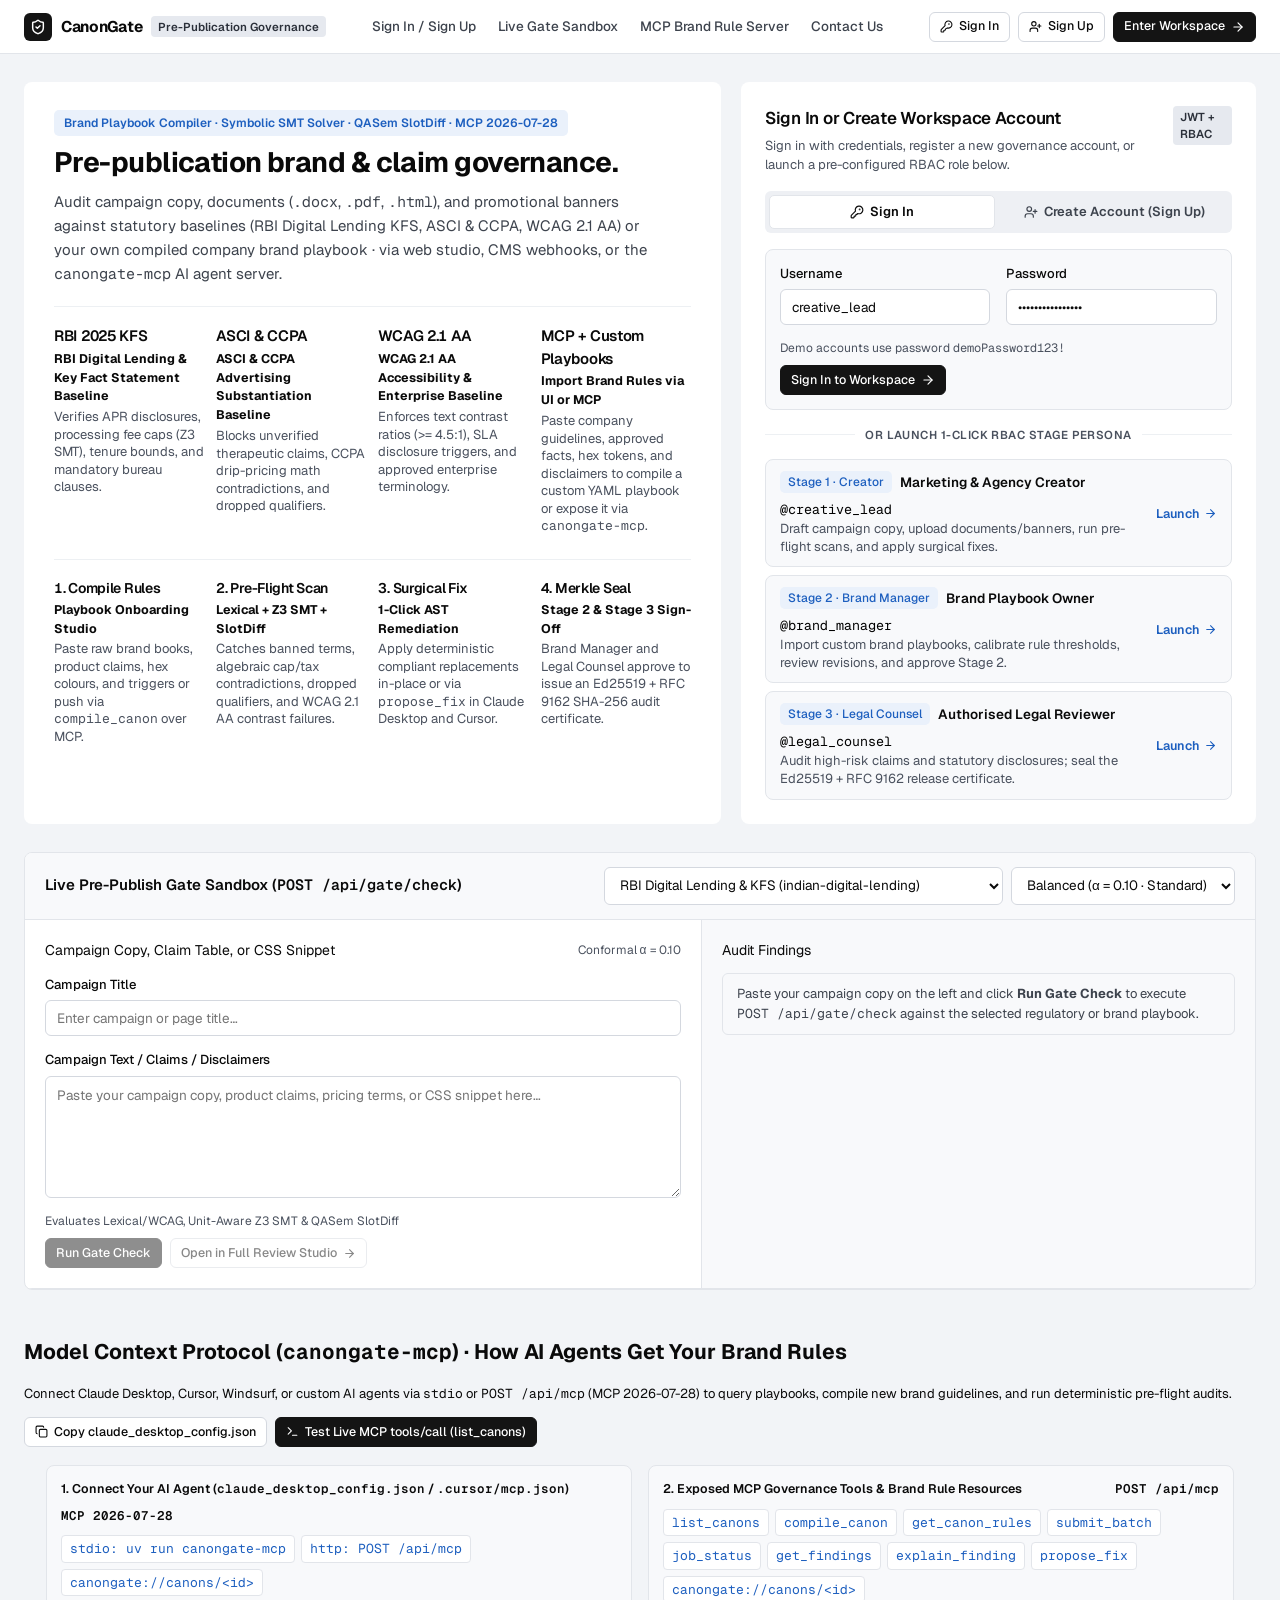
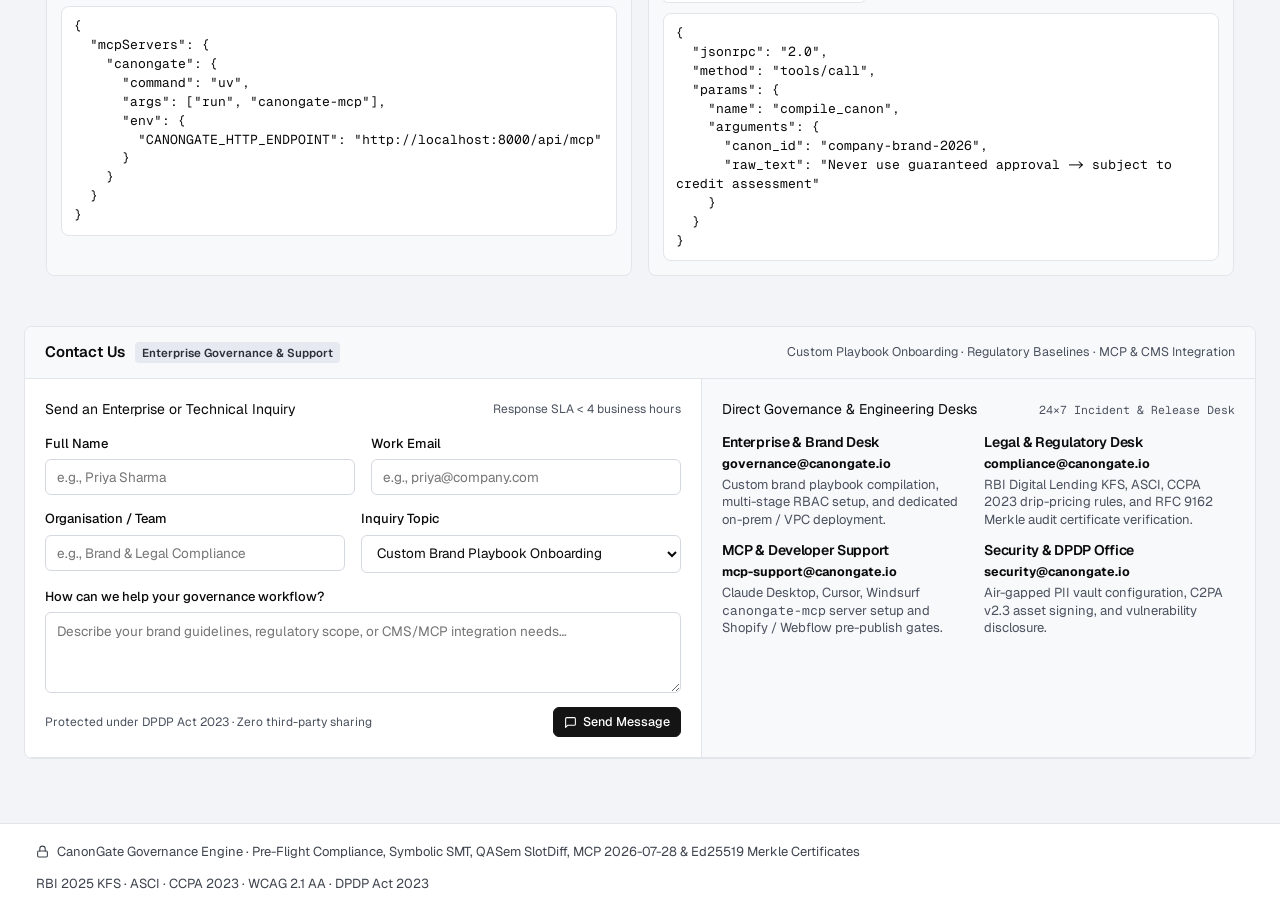
<file: index.html>
<!doctype html>
<html lang="en">
  <head>
    <meta charset="UTF-8" />
    <link rel="icon" type="image/svg+xml" href="./favicon.svg" />
    <meta name="viewport" content="width=device-width, initial-scale=1.0" />
    <title>CanonGate · Pre-Publication Brand, Claim &amp; Visual Governance</title>
    <link rel="preconnect" href="https://fonts.googleapis.com" />
    <link rel="preconnect" href="https://fonts.gstatic.com" crossorigin />
    <link
      href="https://fonts.googleapis.com/css2?family=Geist:wght@400;500;600;700&family=Geist+Mono:wght@400;500;600&display=swap"
      rel="stylesheet"
    />
    <script type="module" crossorigin src="./assets/index-D8GC3PY5.js"></script>
    <link rel="stylesheet" crossorigin href="./assets/index-DC2JSqgJ.css">
  </head>
  <body>
    <div id="root"></div>
  </body>
</html>
</file>
<file: assets/index-DC2JSqgJ.css>
:root{--font-sans:"Geist", -apple-system, BlinkMacSystemFont, "Segoe UI", sans-serif;--ground:#f2f4f7;--surface:#fff;--surface-subtle:#f8f9fb;--raised:#eef0f4;--border:#e2e5ea;--border-strong:#cfd4dc;--rule:#edf0f3;--control:#d4d8df;--text:#0a0a0a;--text-secondary:#3d434d;--muted:#4a515e;--accent:#141414;--accent-hover:#262626;--signal:#1d5fbf;--signal-subtle:#eaf1fb;--signal-border:#bfd4f2;--positive:#2e7d32;--pill-positive-bg:#dcfae5;--pill-positive-ink:#04250e;--pill-positive-border:#a3e4b7;--negative:#c4242a;--pill-negative-bg:#ffedea;--pill-negative-ink:#831c1e;--pill-negative-border:#f5b9b4;--warning:#92400e;--pill-warning-bg:#fffbeb;--pill-warning-ink:#92400e;--pill-warning-border:#f5d68e;--pill-neutral-bg:#eee;--pill-neutral-ink:#3d3d3d;--cg-bg-canvas:var(--ground);--cg-bg-surface:var(--surface);--cg-bg-subtle:var(--surface-subtle);--cg-border:var(--border);--cg-border-strong:var(--border-strong);--cg-text-primary:var(--text);--cg-text-secondary:var(--text-secondary);--cg-text-muted:var(--muted);--cg-emerald:var(--positive);--cg-crimson:var(--negative);--cg-amber:var(--warning);--radius-card:8px;--radius-control:6px;--radius-modal:12px;--row-height:44px;--control-height:36px;--sidebar-width:244px;--gap:12px;--pad:24px;--fs-hero:28px;--fs-title:22px;--fs-section:16px;--fs-kpi:28px;--fs-body:14px;--fs-small:12.5px;--ease-out:cubic-bezier(.23, 1, .32, 1);--ease-in-out:cubic-bezier(.77, 0, .175, 1);--ease-drawer:cubic-bezier(.32, .72, 0, 1)}*,:before,:after{box-sizing:border-box}html,body{background-color:var(--ground);color:var(--text);font-family:var(--font-sans);font-size:var(--fs-body);-webkit-font-smoothing:antialiased;-moz-osx-font-smoothing:grayscale;text-rendering:optimizelegibility;margin:0;padding:0;line-height:1.5}code,pre,kbd,samp{font-variant-numeric:tabular-nums;font-family:Geist Mono,ui-monospace,SFMono-Regular,Menlo,Consolas,monospace}table,td,th,.tabular-nums,.cg-kpi-cell strong,.cg-ws-count,.cg-counter-pill,.cg-sev-badge,.cg-bundle-id{font-variant-numeric:tabular-nums}:focus-visible{outline:2px solid var(--signal);outline-offset:2px}@keyframes cgFadeSlideIn{0%{opacity:0;transform:translateY(4px)}to{opacity:1;transform:translateY(0)}}@keyframes cgPopoverIn{0%{opacity:0;transform:scale(.96)translateY(-4px)}to{opacity:1;transform:scale(1)translateY(0)}}@keyframes cgSpin{0%{transform:rotate(0)}to{transform:rotate(360deg)}}.cg-animate-swap{animation:cgFadeSlideIn .18s var(--ease-out) both}.cg-spin{animation:.9s linear infinite cgSpin}.cg-btn,.btn-primary,.btn-secondary,.btn-ghost{min-height:var(--control-height);border-radius:var(--radius-control);font-family:var(--font-sans);white-space:nowrap;cursor:pointer;-webkit-user-select:none;user-select:none;transition:transform .15s var(--ease-out), background-color .15s var(--ease-out), border-color .15s var(--ease-out), color .15s var(--ease-out), opacity .15s var(--ease-out);border:1px solid #0000;justify-content:center;align-items:center;gap:6px;padding:0 13px;font-size:13.5px;font-weight:500;line-height:1;text-decoration:none;display:inline-flex}.cg-btn:active:not(:disabled),.btn-primary:active:not(:disabled),.btn-secondary:active:not(:disabled),.btn-ghost:active:not(:disabled){transform:scale(.97)}.cg-btn:disabled,.btn-primary:disabled,.btn-secondary:disabled{opacity:.48;cursor:not-allowed}.cg-btn-sm{min-height:30px;padding:0 10px;font-size:12.5px}.cg-btn-lg{min-height:42px;padding:0 18px;font-size:14.5px;font-weight:600}.cg-btn-primary,.btn-primary{background-color:var(--accent);color:#fff;border-color:var(--accent)}.cg-btn-secondary,.btn-secondary{background-color:var(--surface);color:var(--text);border-color:var(--control)}.cg-btn-emerald{background-color:var(--positive);color:#fff;border-color:var(--positive)}.cg-btn-danger{background-color:var(--pill-negative-bg);color:var(--pill-negative-ink);border-color:var(--pill-negative-border)}.cg-btn-ghost,.btn-ghost{color:var(--text-secondary);background-color:#0000;border-color:#0000}@media (hover:hover) and (pointer:fine){.cg-btn-primary:hover:not(:disabled),.btn-primary:hover:not(:disabled){background-color:var(--accent-hover);border-color:var(--accent-hover)}.cg-btn-secondary:hover:not(:disabled),.btn-secondary:hover:not(:disabled){background-color:var(--raised);border-color:var(--border-strong)}.cg-btn-emerald:hover:not(:disabled){background-color:#256628;border-color:#256628}.cg-btn-ghost:hover:not(:disabled),.btn-ghost:hover:not(:disabled){background-color:var(--raised);color:var(--text)}.cg-btn:hover:not(:disabled) .cg-arrow-shift{transform:translate(2px)}}.cg-arrow-shift{transition:transform .16s var(--ease-out)}.cg-icon-btn{border-radius:var(--radius-control);border:1px solid var(--border);background-color:var(--surface);width:30px;height:30px;color:var(--text-secondary);cursor:pointer;transition:transform .15s var(--ease-out), background-color .15s var(--ease-out), color .15s var(--ease-out);justify-content:center;align-items:center;display:inline-flex}.cg-icon-btn:active:not(:disabled){transform:scale(.95)}@media (hover:hover) and (pointer:fine){.cg-icon-btn:hover:not(:disabled){background-color:var(--raised);color:var(--text)}}input[type=text],input[type=password],input[type=email],input[type=search],input[type=number],select,textarea{font-family:var(--font-sans);color:var(--text);background-color:var(--surface);border:1px solid var(--control);border-radius:var(--radius-control);transition:border-color .15s var(--ease-out), background-color .15s var(--ease-out);padding:8px 11px;font-size:13.5px}input[type=text]:focus,input[type=password]:focus,input[type=email]:focus,input[type=search]:focus,select:focus,textarea:focus{border-color:var(--signal);outline:none}select{min-height:var(--control-height);cursor:pointer}textarea{resize:vertical;line-height:1.55}.status-badge,.cg-sev-badge,.cg-slot-badge,.cg-type-pill{white-space:nowrap;border-radius:5px;align-items:center;gap:5px;padding:3px 8px;font-size:11.5px;font-weight:600;line-height:1.2;display:inline-flex}.status-draft,.cg-type-pill{background-color:var(--pill-neutral-bg);color:var(--pill-neutral-ink)}.status-in_review{background-color:var(--signal-subtle);color:var(--signal)}.status-changes_requested,.sev-warning,.slot-added,.slot-unverified{background-color:var(--pill-warning-bg);color:var(--pill-warning-ink)}.status-approved,.status-published,.sev-pass,.slot-match{background-color:var(--pill-positive-bg);color:var(--pill-positive-ink)}.status-blocked,.sev-blocker,.slot-dropped,.slot-contradicted{background-color:var(--pill-negative-bg);color:var(--pill-negative-ink)}.cg-gateway-page{background-color:var(--ground);min-height:100svh;color:var(--text);flex-direction:column;display:flex}.cg-gateway-header{z-index:40;background-color:var(--surface);border-bottom:1px solid var(--border);height:54px;position:sticky;top:0}.cg-gateway-header-inner{justify-content:space-between;align-items:center;gap:16px;max-width:1320px;height:100%;margin:0 auto;padding:0 24px;display:flex}.cg-brand{color:var(--text);align-items:center;gap:9px;text-decoration:none;display:inline-flex}.cg-brand-mark{background-color:var(--accent);color:#fff;border-radius:6px;flex-shrink:0;justify-content:center;align-items:center;width:28px;height:28px;display:inline-flex}.cg-brand-name{letter-spacing:-.02em;color:var(--text);font-size:15.5px;font-weight:700}.cg-brand-version{color:var(--muted);background-color:var(--raised);border-radius:4px;padding:2px 7px;font-size:11.5px;font-weight:500}.cg-gateway-nav{align-items:center;gap:22px;display:flex}.cg-gateway-nav a{color:var(--text-secondary);transition:color .15s var(--ease-out);font-size:13.5px;font-weight:500;text-decoration:none}@media (hover:hover) and (pointer:fine){.cg-gateway-nav a:hover{color:var(--text)}}.cg-gateway-main{flex-direction:column;gap:28px;width:100%;max-width:1320px;margin:0 auto;padding:28px 24px 64px;display:flex}.cg-gateway-hero{grid-template-columns:1.15fr .85fr;align-items:stretch;gap:20px;display:grid}.cg-gateway-pitch-sheet{background-color:var(--surface);border-radius:var(--radius-card);flex-direction:column;justify-content:space-between;gap:20px;padding:28px 30px;display:flex}.cg-gateway-h1{font-size:var(--fs-hero);letter-spacing:-.03em;color:var(--text);margin:0 0 12px;font-weight:700;line-height:1.08}.cg-gateway-lead{color:var(--text-secondary);max-width:62ch;margin:0;font-size:15px;line-height:1.6}.cg-gateway-kpi-ledger{border-top:1px solid var(--rule);grid-template-columns:repeat(4,minmax(0,1fr));gap:12px;padding-top:18px;display:grid}.cg-gateway-kpi-item{flex-direction:column;gap:2px;display:flex}.cg-gateway-kpi-val{letter-spacing:-.02em;color:var(--text);font-variant-numeric:tabular-nums;font-size:20px;font-weight:600}.cg-gateway-kpi-label{color:var(--muted);font-size:12px;line-height:1.35}.cg-gateway-auth-sheet{background-color:var(--surface);border-radius:var(--radius-card);flex-direction:column;justify-content:space-between;gap:16px;padding:24px;display:flex}.cg-auth-sheet-header{justify-content:space-between;align-items:flex-start;gap:12px;display:flex}.cg-auth-sheet-title{letter-spacing:-.015em;color:var(--text);margin:0 0 4px;font-size:17px;font-weight:600}.cg-auth-sheet-sub{color:var(--muted);margin:0;font-size:13px}.cg-persona-launch-list{flex-direction:column;gap:8px;display:flex}.cg-persona-launch-row{text-align:left;background-color:var(--surface-subtle);border:1px solid var(--border);border-radius:var(--radius-control);cursor:pointer;width:100%;transition:transform .15s var(--ease-out), background-color .15s var(--ease-out), border-color .15s var(--ease-out);justify-content:space-between;align-items:center;gap:12px;padding:11px 14px;display:flex}.cg-persona-launch-row:active:not(:disabled){transform:scale(.985)}@media (hover:hover) and (pointer:fine){.cg-persona-launch-row:hover:not(:disabled){background-color:var(--surface);border-color:var(--accent)}}.cg-persona-row-left{flex-direction:column;gap:2px;min-width:0;display:flex}.cg-persona-row-top{flex-wrap:wrap;align-items:center;gap:8px;display:flex}.cg-persona-row-title{color:var(--text);font-size:13.5px;font-weight:600}.cg-persona-row-desc{color:var(--muted);font-size:12px;line-height:1.35}.cg-persona-row-cta{color:var(--signal);white-space:nowrap;flex-shrink:0;align-items:center;gap:4px;font-size:12.5px;font-weight:600;display:inline-flex}.cg-live-workbench[data-ui]{background-color:var(--surface);border:1px solid var(--border);border-radius:var(--radius-card);overflow:hidden}.cg-wb-header[data-ui]{background-color:var(--surface-subtle);border-bottom:1px solid var(--border);flex-wrap:wrap;justify-content:space-between;align-items:center;gap:12px;padding:14px 20px;display:flex}.cg-wb-title-block{flex-wrap:wrap;align-items:center;gap:10px;display:flex}.cg-wb-title{color:var(--text);margin:0;font-size:15px;font-weight:600}.cg-wb-controls{flex-wrap:wrap;align-items:center;gap:8px;display:flex}.cg-segmented-group{background-color:var(--raised);border-radius:var(--radius-control);align-items:center;gap:2px;padding:3px;display:inline-flex}.cg-seg-btn{color:var(--text-secondary);font-family:var(--font-sans);cursor:pointer;transition:background-color .15s var(--ease-out), color .15s var(--ease-out);background:0 0;border:none;border-radius:4px;padding:5px 10px;font-size:12.5px;font-weight:500}.cg-seg-btn.active{background-color:var(--surface);color:var(--text);font-weight:600}.cg-wb-body[data-ui]{border-bottom:1px solid var(--border);grid-template-columns:1.1fr .9fr;display:grid}.cg-wb-left-pane[data-ui]{border-right:1px solid var(--border);flex-direction:column;gap:14px;padding:20px;display:flex}.cg-wb-right-pane[data-ui]{background-color:var(--surface-subtle);flex-direction:column;gap:12px;padding:20px;display:flex}.cg-workspace-layout{background-color:var(--ground);grid-template-columns:var(--sidebar-width) minmax(0, 1fr);min-height:100svh;display:grid}.cg-sidebar{background-color:var(--ground);border-right:1px solid var(--border);flex-direction:column;justify-content:space-between;gap:16px;height:100svh;padding:16px 12px;display:flex;position:sticky;top:0}.cg-sidebar-top{flex-direction:column;gap:18px;display:flex}.cg-sidebar-brand-row{justify-content:space-between;align-items:center;padding:0 8px;display:flex}.cg-sidebar-nav{flex-direction:column;gap:3px;display:flex}.cg-nav-section-title{color:var(--muted);padding:8px 10px 4px;font-size:11.5px;font-weight:500}.cg-nav-item{border-radius:var(--radius-control);width:100%;color:var(--text-secondary);font-family:var(--font-sans);text-align:left;cursor:pointer;transition:background-color .14s var(--ease-out), color .14s var(--ease-out);background:0 0;border:none;justify-content:space-between;align-items:center;gap:8px;padding:8px 10px;font-size:13.5px;font-weight:500;display:flex}.cg-nav-item-left{align-items:center;gap:9px;min-width:0;display:inline-flex}.cg-nav-item.active{background-color:var(--surface);color:var(--text);font-weight:600}@media (hover:hover) and (pointer:fine){.cg-nav-item:hover:not(.active){background-color:var(--raised);color:var(--text)}}.cg-ws-count{color:var(--muted);background-color:var(--raised);border-radius:4px;padding:1px 6px;font-size:11.5px;font-weight:600}.cg-nav-item.active .cg-ws-count{background-color:var(--signal-subtle);color:var(--signal)}.cg-sidebar-bottom{border-top:1px solid var(--border);flex-direction:column;gap:10px;padding-top:12px;display:flex}.cg-rbac-card{background-color:var(--surface);border-radius:var(--radius-control);flex-direction:column;gap:8px;padding:10px;display:flex}.cg-user-pill{color:var(--text);align-items:center;gap:7px;font-size:12.5px;font-weight:500;display:inline-flex}.cg-user-avatar{background-color:var(--accent);color:#fff;border-radius:5px;flex-shrink:0;justify-content:center;align-items:center;width:22px;height:22px;font-size:11.5px;font-weight:600;display:inline-flex}.cg-user-handle{color:var(--text);font-weight:600}.cg-workspace-sheet-wrap{min-width:0;padding:12px 16px 24px 12px}.cg-workspace-sheet{background-color:var(--surface);border:1px solid var(--border);border-radius:var(--radius-card);flex-direction:column;gap:20px;min-height:calc(100svh - 36px);padding:24px 28px;display:flex}.cg-console-hero-bar{border-bottom:1px solid var(--rule);flex-wrap:wrap;justify-content:space-between;align-items:center;gap:12px;padding-bottom:16px;display:flex}.cg-console-hero-left{flex-wrap:wrap;align-items:center;gap:10px;display:flex}.cg-console-title{font-size:var(--fs-title);letter-spacing:-.02em;color:var(--text);margin:0;font-weight:600}.cg-role-stage-tag{color:var(--signal);background-color:var(--signal-subtle);border-radius:5px;padding:3px 8px;font-size:12px;font-weight:500}.cg-action-needed-pill{color:var(--pill-warning-ink);background-color:var(--pill-warning-bg);border-radius:5px;padding:3px 9px;font-size:12px;font-weight:600}.cg-console-hero-actions{flex-wrap:wrap;align-items:center;gap:8px;display:flex}.cg-kpi-strip{background-color:var(--border);border:1px solid var(--border);border-radius:var(--radius-card);grid-template-columns:repeat(auto-fit,minmax(155px,1fr));gap:1px;display:grid;overflow:hidden}.cg-kpi-cell{background-color:var(--surface);flex-direction:column;gap:3px;padding:14px 16px;display:flex}.cg-mono-label{color:var(--muted);font-size:11.5px;font-weight:500;display:block}.cg-kpi-cell strong{letter-spacing:-.02em;color:var(--text);font-size:24px;font-weight:600;line-height:1.15}.cg-kpi-cell span,.cg-kpi-cell code{color:var(--muted);font-size:12px}.cg-text-emerald{color:var(--positive)!important}.cg-composer-card{background-color:var(--surface-subtle);border:1px solid var(--border-strong);border-radius:var(--radius-card);flex-direction:column;gap:16px;padding:20px;display:flex}.cg-composer-header{border-bottom:1px solid var(--border);flex-wrap:wrap;justify-content:space-between;align-items:center;gap:12px;padding-bottom:12px;display:flex}.cg-composer-header h3{color:var(--text);margin:0;font-size:16px;font-weight:600}.cg-composer-presets{flex-wrap:wrap;align-items:center;gap:6px;display:flex}.cg-preset-chip{border:1px solid var(--border-strong);background-color:var(--surface);color:var(--text);font-family:var(--font-sans);cursor:pointer;transition:background-color .14s var(--ease-out), border-color .14s var(--ease-out);border-radius:5px;align-items:center;gap:5px;padding:4px 10px;font-size:12px;font-weight:500;display:inline-flex}@media (hover:hover) and (pointer:fine){.cg-preset-chip:hover{background-color:var(--raised);border-color:var(--accent)}}.cg-composer-body{flex-direction:column;gap:14px;display:flex}.cg-field-row-2{grid-template-columns:1fr 1fr;gap:16px;display:grid}.cg-field-group{flex-direction:column;gap:6px;display:flex}.cg-field-group label,.cg-field-label-row label{color:var(--text);font-size:13px;font-weight:500}.cg-field-label-row{justify-content:space-between;align-items:center;gap:8px;display:flex}.cg-link-btn{color:var(--signal);font-family:var(--font-sans);cursor:pointer;background:0 0;border:none;padding:0;font-size:12px;font-weight:500}.cg-field-help{color:var(--muted);margin:2px 0 0;font-size:12px}.uploaded-files-pills{flex-wrap:wrap;gap:6px;margin-top:4px;display:flex}.file-pill{background-color:var(--surface);border:1px solid var(--border);color:var(--text);border-radius:5px;align-items:center;gap:6px;padding:3px 8px;font-size:12px;display:inline-flex}.file-pill button{color:var(--muted);cursor:pointer;background:0 0;border:none;padding:0 2px}.cg-custom-canon-box{background-color:var(--surface);border:1px solid var(--border);border-radius:var(--radius-card);flex-direction:column;gap:12px;padding:16px;display:flex}.cg-custom-canon-header{justify-content:space-between;align-items:flex-start;gap:12px;display:flex}.cg-custom-canon-header h4{margin:0 0 2px;font-size:14px;font-weight:600}.cg-custom-canon-header p{color:var(--muted);margin:0;font-size:12.5px}.cg-rule-builder-toolbar{flex-wrap:wrap;gap:6px;display:flex}.cg-inline-rule-row{grid-template-columns:1fr 1fr auto;align-items:center;gap:8px;display:grid}.cg-composer-footer{border-top:1px solid var(--border);flex-wrap:wrap;justify-content:space-between;align-items:center;gap:12px;padding-top:12px;display:flex}.cg-composer-actions{align-items:center;gap:8px;display:flex}.cg-queue-toolbar{flex-wrap:wrap;justify-content:space-between;align-items:center;gap:12px;display:flex}.cg-queue-filter-pills,.cg-gov-subtabs{background-color:var(--surface-subtle);border-radius:var(--radius-control);border:1px solid var(--border);flex-wrap:wrap;align-items:center;gap:4px;padding:4px;display:flex}.cg-filter-pill,.cg-gov-subtab{color:var(--text-secondary);font-family:var(--font-sans);cursor:pointer;transition:background-color .14s var(--ease-out), color .14s var(--ease-out);background:0 0;border:none;border-radius:4px;align-items:center;gap:6px;padding:5px 11px;font-size:12.5px;font-weight:500;display:inline-flex}.cg-filter-pill.active,.cg-gov-subtab.active{background-color:var(--surface);color:var(--text);font-weight:600}.cg-queue-search{align-items:center;min-width:260px;display:flex;position:relative}.cg-search-icon{color:var(--muted);pointer-events:none;position:absolute;left:10px}.cg-queue-search input{width:100%;min-height:34px;padding-left:30px;padding-right:28px}.cg-search-clear{color:var(--muted);cursor:pointer;background:0 0;border:none;font-size:12px;position:absolute;right:8px}.cg-queue-grid{flex-direction:column;gap:8px;display:flex}.cg-triage-card{background-color:var(--surface);border:1px solid var(--border);border-radius:var(--radius-card);cursor:pointer;transition:background-color .15s var(--ease-out), border-color .15s var(--ease-out);flex-direction:column;gap:10px;padding:14px 18px;display:flex}.cg-triage-card.my-turn{border-left:3px solid var(--signal)}@media (hover:hover) and (pointer:fine){.cg-triage-card:hover{background-color:var(--surface-subtle);border-color:var(--border-strong)}}.cg-triage-card-top{flex-wrap:wrap;justify-content:space-between;align-items:center;gap:8px;display:flex}.cg-triage-badges{flex-wrap:wrap;align-items:center;gap:8px;display:flex}.cg-bundle-id{color:var(--muted);font-size:12px;font-weight:600}.cg-my-turn-pill{color:var(--signal);background-color:var(--signal-subtle);border-radius:4px;padding:2px 8px;font-size:11.5px;font-weight:600}.cg-triage-right-meta{align-items:center;gap:8px;display:flex}.cg-canon-badge{color:var(--text-secondary);background-color:var(--raised);border-radius:4px;padding:2px 7px;font-size:12px}.cg-delete-btn{color:var(--muted);cursor:pointer;background:0 0;border:none;border-radius:4px;padding:4px}@media (hover:hover) and (pointer:fine){.cg-delete-btn:hover{color:var(--negative);background-color:var(--pill-negative-bg)}}.cg-triage-title{color:var(--text);letter-spacing:-.01em;margin:0;font-size:15.5px;font-weight:600}.cg-mini-stage-bar{grid-template-columns:repeat(4,1fr);gap:4px;display:grid}.cg-mini-stage-seg{background-color:var(--raised);border-radius:2px;height:4px}.cg-mini-stage-seg.done{background-color:var(--positive)}.cg-mini-stage-seg.current{background-color:var(--signal)}.cg-triage-footer{flex-wrap:wrap;justify-content:space-between;align-items:center;gap:8px;display:flex}.cg-triage-assets{flex-wrap:wrap;align-items:center;gap:10px;display:flex}.cg-asset-chip{color:var(--text-secondary);align-items:center;gap:5px;font-size:12px;display:inline-flex}.cg-triage-owner-hint{color:var(--muted);font-size:12px}.cg-open-studio-link{color:var(--text);align-items:center;gap:5px;font-size:12.5px;font-weight:600;display:inline-flex}.cg-table-scroll{width:100%;overflow-x:auto}.cg-data-table{border-collapse:collapse;width:100%;font-size:13px}.cg-data-table th{text-align:left;color:var(--muted);border-bottom:1px solid var(--border);white-space:nowrap;padding:10px 12px;font-size:12px;font-weight:500}.cg-data-table td{border-bottom:1px solid var(--rule);color:var(--text);vertical-align:top;padding:11px 12px}.cg-td-muted{color:var(--text-secondary)!important}.cg-num-col{font-variant-numeric:tabular-nums;text-align:right!important}.cg-gov-studio{flex-direction:column;gap:16px;display:flex}.cg-gov-selector-box{align-items:center;gap:8px;display:flex}.cg-gov-selector-box label{color:var(--muted);font-size:12.5px;font-weight:500}.cg-gov-card{background-color:var(--surface);border:1px solid var(--border);border-radius:var(--radius-card);flex-direction:column;gap:14px;padding:18px 20px;display:flex}.cg-gov-card-header{flex-wrap:wrap;justify-content:space-between;align-items:flex-start;gap:12px;display:flex}.cg-gov-card-header h3{color:var(--text);margin:0 0 3px;font-size:15.5px;font-weight:600}.cg-gov-card-header p{color:var(--muted);margin:0;font-size:13px}.cg-gov-two-col{grid-template-columns:1fr 1fr;gap:16px;display:grid}.cg-lint-strip,.cg-success-banner{border-radius:var(--radius-control);background-color:var(--surface-subtle);border:1px solid var(--border);color:var(--text-secondary);flex-wrap:wrap;align-items:center;gap:8px;padding:10px 14px;font-size:13px;display:flex}.cg-clean-note{border-radius:var(--radius-control);background-color:var(--surface-subtle);border:1px solid var(--border);color:var(--text-secondary);padding:10px 14px;font-size:13px;line-height:1.55;display:block}.cg-success-banner{background-color:var(--pill-positive-bg);color:var(--pill-positive-ink);border-color:var(--pill-positive-border)}.cg-alert-banner{border-radius:var(--radius-control);background-color:var(--pill-negative-bg);color:var(--pill-negative-ink);border:1px solid var(--pill-negative-border);justify-content:space-between;align-items:center;gap:12px;padding:10px 14px;font-size:13px;display:flex}.cg-pr-action-bar{border-top:1px solid var(--rule);flex-wrap:wrap;justify-content:space-between;align-items:center;gap:12px;padding-top:12px;display:flex}.cg-slider-control{align-items:center;gap:10px;font-size:13px;display:flex}.cg-calibration-grid{grid-template-columns:1fr 1fr;gap:12px;display:grid}.cg-cal-box{background-color:var(--surface-subtle);border:1px solid var(--border);border-radius:var(--radius-control);flex-direction:column;gap:8px;padding:12px 14px;display:flex}.cg-cal-box-top{justify-content:space-between;align-items:center;gap:8px;font-size:13px;font-weight:500;display:flex}.yaml-diff-box{background-color:var(--accent);color:#f2f4f7;border-radius:var(--radius-control);padding:12px 14px}.yaml-diff-title{color:#9ba3ae;margin-bottom:6px;font-size:12px}.yaml-diff-pre{margin:0;font-size:12px;line-height:1.5;overflow-x:auto}.cg-studio-shell{background-color:var(--ground);flex-direction:column;min-height:100svh;display:flex}.cg-studio-topbar{z-index:45;background-color:var(--surface);border-bottom:1px solid var(--border);flex-wrap:wrap;justify-content:space-between;align-items:center;gap:12px;padding:10px 20px;display:flex;position:sticky;top:0}.cg-studio-topbar-left{align-items:center;gap:12px;min-width:0;display:flex}.cg-studio-title-block{flex-direction:column;gap:2px;min-width:0;display:flex}.cg-studio-title-row{flex-wrap:wrap;align-items:center;gap:8px;display:flex}.cg-studio-title-row h1{color:var(--text);letter-spacing:-.015em;margin:0;font-size:16px;font-weight:600}.cg-studio-meta-row{color:var(--muted);flex-wrap:wrap;align-items:center;gap:8px;font-size:12px;display:flex}.cg-studio-topbar-right{flex-wrap:wrap;align-items:center;gap:8px;display:flex}.cg-role-Select-pill{background-color:var(--surface-subtle);border:1px solid var(--border);border-radius:var(--radius-control);align-items:center;gap:6px;padding:2px 8px;font-size:12px;display:inline-flex}.cg-role-Select-pill select{background:0 0;border:none;min-height:26px;padding:0 4px;font-size:12px;font-weight:500}.cg-studio-gatebar{background-color:var(--surface-subtle);border-bottom:1px solid var(--border);flex-wrap:wrap;justify-content:space-between;align-items:center;gap:14px;padding:10px 20px;display:flex}.cg-gate-steps{flex-wrap:wrap;align-items:center;gap:8px;display:flex}.cg-gate-step{border-radius:var(--radius-control);background-color:var(--surface);border:1px solid var(--border);align-items:center;gap:8px;padding:6px 10px;font-size:12px;display:inline-flex}.cg-gate-step.current{border-color:var(--signal);background-color:var(--signal-subtle)}.cg-gate-step.completed{border-color:var(--pill-positive-border);background-color:var(--pill-positive-bg)}.cg-gate-step-num{background-color:var(--raised);width:20px;height:20px;color:var(--text);border-radius:4px;justify-content:center;align-items:center;font-size:11px;font-weight:600;display:inline-flex}.cg-gate-step.current .cg-gate-step-num{background-color:var(--signal);color:#fff}.cg-gate-step.completed .cg-gate-step-num{background-color:var(--positive);color:#fff}.cg-gate-step-text{flex-direction:column;line-height:1.2;display:flex}.cg-gate-step-title{color:var(--text);font-weight:600}.cg-gate-step-owner{color:var(--muted);font-size:11px}.cg-gate-counters{flex-wrap:wrap;align-items:center;gap:6px;display:flex}.cg-counter-pill{border-radius:5px;padding:4px 9px;font-size:12px;font-weight:600}.cg-counter-pill.pill-blocker{background-color:var(--pill-negative-bg);color:var(--pill-negative-ink)}.cg-counter-pill.pill-warning{background-color:var(--pill-warning-bg);color:var(--pill-warning-ink)}.cg-counter-pill.pill-clean,.cg-counter-pill.pill-resolved{background-color:var(--pill-positive-bg);color:var(--pill-positive-ink)}.cg-gate-lock-hint{color:var(--negative);align-items:center;gap:5px;font-size:12px;font-weight:500;display:inline-flex}.cg-gate-actions{flex-wrap:wrap;align-items:center;gap:8px;display:flex}.cg-handoff-inline{color:var(--text-secondary);align-items:center;gap:8px;font-size:12.5px;display:flex}.cg-published-seal{color:var(--positive);align-items:center;gap:5px;font-size:12.5px;font-weight:600;display:inline-flex}.cg-studio-workspace{grid-template-columns:minmax(0,1.12fr) minmax(390px,.88fr);align-items:start;gap:16px;width:100%;max-width:1560px;margin:0 auto;padding:16px 20px 36px;display:grid}.cg-studio-canvas-col{flex-direction:column;gap:14px;min-width:0;display:flex}.cg-canvas-toolbar{background-color:var(--surface);border:1px solid var(--border);border-radius:var(--radius-card);flex-wrap:wrap;justify-content:space-between;align-items:center;gap:10px;padding:8px 12px;display:flex}.cg-canvas-tabs{flex-wrap:wrap;align-items:center;gap:4px;display:flex}.cg-canvas-tab{color:var(--text-secondary);font-family:var(--font-sans);cursor:pointer;background:0 0;border:none;border-radius:5px;align-items:center;gap:6px;padding:6px 11px;font-size:12.5px;font-weight:500;display:inline-flex}.cg-canvas-tab.active{background-color:var(--raised);color:var(--text);font-weight:600}.cg-canvas-card{background-color:var(--surface);border:1px solid var(--border);border-radius:var(--radius-card);flex-direction:column;gap:14px;padding:18px 20px;display:flex}.cg-canvas-card-header{border-bottom:1px solid var(--rule);flex-wrap:wrap;justify-content:space-between;align-items:flex-start;gap:8px;padding-bottom:10px;display:flex}.cg-canvas-card-header h2{color:var(--text);margin:2px 0 0;font-size:15px;font-weight:600}.cg-canvas-hint{color:var(--muted);font-size:12px}.banner-canvas-wrapper{border-radius:var(--radius-control);text-align:center;background-color:#141414;padding:14px}.banner-stage-img{border-radius:4px;max-width:100%;height:auto;display:block}.banner-svg-overlay{pointer-events:none;width:100%;height:100%;position:absolute;inset:0}.draft-inline-editor,.cg-review-decision-card{background-color:var(--surface-subtle);border:1px solid var(--border);border-radius:var(--radius-control);flex-direction:column;gap:8px;padding:12px 14px;display:flex}.draft-editor-textarea{background-color:var(--surface);width:100%;color:var(--text);border:1px solid var(--control);border-radius:var(--radius-control);padding:10px 12px;font-size:13.5px;line-height:1.55}.content-preview.tiptap-wrapper{background-color:var(--surface);border:1px solid var(--border);border-radius:var(--radius-control);color:var(--text);padding:18px 20px;font-size:15px;line-height:1.72}.ProseMirror{outline:none}.ProseMirror p{margin:0 0 12px}.ProseMirror p:last-child{margin-bottom:0}.finding-inline-mark,.cg-finding-span{cursor:pointer;transition:background-color .14s var(--ease-out), outline-color .14s var(--ease-out);border-radius:3px;padding:2px 4px}.finding-mark-blocker,.cg-finding-blocker{background-color:var(--pill-negative-bg);color:var(--pill-negative-ink);border-bottom:2px solid var(--negative)}.finding-mark-warning,.cg-finding-warning{background-color:var(--pill-warning-bg);color:var(--pill-warning-ink);border-bottom:2px solid var(--warning)}.finding-mark-resolved{background-color:var(--pill-positive-bg);color:var(--pill-positive-ink);border-bottom:2px solid var(--positive)}.finding-mark-selected,.cg-finding-selected{outline:2px solid var(--accent);outline-offset:1px}.cg-studio-inspector-col{flex-direction:column;gap:12px;max-height:calc(100svh - 80px);padding-right:2px;display:flex;position:sticky;top:64px;overflow-y:auto}.cg-inspector-toolbar{background-color:var(--surface);border:1px solid var(--border);border-radius:var(--radius-card);flex-direction:column;gap:10px;padding:12px 14px;display:flex}.cg-inspector-toolbar-top,.cg-inspector-toolbar-bottom{flex-wrap:wrap;justify-content:space-between;align-items:center;gap:8px;display:flex}.cg-inspector-filter-group{flex-wrap:wrap;align-items:center;gap:4px;display:flex}.cg-fault-stepper-btns{align-items:center;gap:4px;display:inline-flex}.cg-strictness-control{color:var(--text-secondary);align-items:center;gap:6px;font-size:12px;display:inline-flex}.cg-strictness-control select{min-height:28px;padding:2px 8px;font-size:12px}.cg-dpdp-micro-pill{color:var(--positive);background-color:var(--pill-positive-bg);border-radius:4px;align-items:center;gap:4px;padding:3px 8px;font-size:11.5px;font-weight:500;display:inline-flex}.cg-fault-list{flex-direction:column;gap:10px;display:flex}.cg-fault-card{background-color:var(--surface);border:1px solid var(--border);border-radius:var(--radius-card);cursor:pointer;transition:border-color .15s var(--ease-out), background-color .15s var(--ease-out);flex-direction:column;gap:10px;padding:14px 16px;display:flex}.cg-fault-card.fault-blocker{border-left:3px solid var(--negative)}.cg-fault-card.fault-warning{border-left:3px solid var(--warning)}.cg-fault-card.fault-resolved{border-left:3px solid var(--positive);opacity:.88}.cg-fault-card.selected{border-color:var(--accent);background-color:var(--surface-subtle)}.cg-fault-card-top{flex-wrap:wrap;align-items:center;gap:6px;display:flex}.cg-fault-index{color:var(--muted);font-size:12px;font-weight:600}.cg-fault-category{color:var(--text);font-size:12.5px;font-weight:600}.cg-fault-tier-pill{color:var(--muted);background-color:var(--raised);border-radius:4px;margin-left:auto;padding:2px 7px;font-size:11.5px}.cg-fault-message{color:var(--text);margin:0;font-size:13.5px;font-weight:500;line-height:1.5}.cg-fault-rule-box,.cg-fault-suggestion-box,.cg-fault-swatches-box,.cg-fault-rewrite-preview{background-color:var(--surface-subtle);border:1px solid var(--border);border-radius:var(--radius-control);flex-direction:column;gap:6px;padding:10px 12px;display:flex}.cg-fault-rule-box p,.cg-fault-suggestion-text{color:var(--text-secondary);margin:0;font-size:12.5px}.cg-replacement-diff{background-color:var(--pill-positive-bg);color:var(--pill-positive-ink);border-radius:4px;align-items:flex-start;gap:6px;padding:6px 9px;font-size:12.5px;display:flex}.cg-diff-plus{font-weight:700}.cg-fault-slotdiff-wrap{border:1px solid var(--border);border-radius:var(--radius-control);overflow:hidden}.cg-slotdiff-toggle-bar{background-color:var(--surface-subtle);width:100%;font-family:var(--font-sans);color:var(--text);cursor:pointer;border:none;justify-content:space-between;align-items:center;gap:8px;padding:8px 11px;font-size:12.5px;display:flex}.cg-slotdiff-toggle-bar span:first-child{align-items:center;gap:6px;display:inline-flex}.cg-slotdiff-toggle-action{color:var(--signal);font-size:11.5px;font-weight:600}.cg-slotdiff-table-container{background-color:var(--surface);border-top:1px solid var(--border);padding:8px 10px}.cg-slotdiff-table{border-collapse:collapse;width:100%;font-size:12px}.cg-slotdiff-table th{text-align:left;color:var(--muted);border-bottom:1px solid var(--border);padding:5px 6px;font-weight:500}.cg-slotdiff-table td{border-bottom:1px solid var(--rule);padding:6px}.cg-swatch-grid{grid-template-columns:repeat(auto-fit,minmax(140px,1fr));gap:8px;display:grid}.cg-swatch-card{background-color:var(--surface);border:1px solid var(--border);border-radius:5px;flex-direction:column;gap:4px;padding:8px;display:flex}.cg-swatch-top{align-items:center;gap:6px;font-size:12px;display:flex}.cg-swatch-chip{border:1px solid var(--border-strong);border-radius:3px;flex-shrink:0;width:16px;height:16px}.cg-swatch-pass{color:var(--positive);margin-left:auto;font-size:11px;font-weight:600}.cg-swatch-label,.cg-swatch-meta{color:var(--muted);font-size:11.5px}.cg-fault-actions-bar{border-top:1px solid var(--rule);flex-wrap:wrap;align-items:center;gap:6px;padding-top:6px;display:flex}.override-popover{transform-origin:0 0;animation:cgPopoverIn .16s var(--ease-out) both;background-color:var(--pill-warning-bg);border:1px solid var(--pill-warning-border);border-radius:var(--radius-control);flex-direction:column;gap:8px;padding:10px 12px;font-size:12.5px;display:flex}.override-popover-actions{justify-content:flex-end;gap:6px;display:flex}.finding-comments-box,.general-comments-list{flex-direction:column;gap:6px;display:flex}.comment-item{background-color:var(--surface-subtle);border:1px solid var(--border);border-radius:5px;padding:7px 10px;font-size:12.5px}.comment-author{color:var(--signal);font-weight:600}.inline-comment-composer{gap:6px;margin-top:4px;display:flex}.comment-input{flex:1}.cg-recorded-note{color:var(--text-secondary);background-color:var(--surface-subtle);border-radius:4px;padding:6px 10px;font-size:12px}.cg-empty-box{background-color:var(--surface);border:1px solid var(--border);border-radius:var(--radius-card);text-align:center;color:var(--muted);flex-direction:column;align-items:center;gap:10px;padding:32px 24px;display:flex}.modal-overlay{z-index:90;background-color:#0a0a0a75;justify-content:center;align-items:center;padding:20px;display:flex;position:fixed;inset:0}.modal{animation:cgPopoverIn .18s var(--ease-out) both;background-color:var(--surface);border:1px solid var(--border-strong);border-radius:var(--radius-modal);width:100%;max-width:540px;max-height:86svh;padding:22px 24px;overflow-y:auto;box-shadow:0 20px 44px #0a0a0a29}.modal-wide{max-width:820px}.modal-actions{justify-content:flex-end;gap:8px;margin-top:16px;display:flex}.audit-timeline{flex-direction:column;gap:10px;margin-top:12px;display:flex}.audit-event{background-color:var(--surface-subtle);border:1px solid var(--border);border-radius:var(--radius-control);padding:12px 14px}.audit-header{flex-wrap:wrap;justify-content:space-between;align-items:center;gap:8px;margin-bottom:4px;display:flex}.audit-action{color:var(--signal);font-size:12.5px;font-weight:600}.audit-transition,.audit-time,.audit-hashes{color:var(--muted);font-size:12px}.audit-hashes{flex-wrap:wrap;gap:12px;margin-top:6px;display:flex}.version-raw-preview{background-color:var(--surface);border:1px solid var(--border);white-space:pre-wrap;border-radius:5px;margin:8px 0 0;padding:10px;font-size:12px}@media (width<=1120px){.cg-gateway-hero,.cg-wb-body[data-ui],.cg-studio-workspace,.cg-gov-two-col{grid-template-columns:1fr}.cg-wb-left-pane[data-ui]{border-right:none;border-bottom:1px solid var(--border)}.cg-studio-inspector-col{max-height:none;position:static}}@media (width<=920px){.cg-workspace-layout{grid-template-columns:1fr}.cg-sidebar{border-right:none;border-bottom:1px solid var(--border);height:auto;padding:12px 16px;position:static}.cg-sidebar-nav{flex-flow:wrap;gap:6px}.cg-nav-section-title{display:none}.cg-nav-item{width:auto}.cg-workspace-sheet-wrap{padding:12px}.cg-workspace-sheet{padding:16px}}@media (width<=680px){.cg-field-row-2,.cg-calibration-grid,.cg-gateway-kpi-ledger{grid-template-columns:1fr}.cg-gateway-nav{display:none}.cg-gateway-main{padding:16px 12px 40px}.cg-gateway-pitch-sheet,.cg-gateway-auth-sheet{padding:18px}}@media (prefers-reduced-motion:reduce){*,:before,:after{scroll-behavior:auto!important;transition-duration:.01ms!important;animation-duration:.01ms!important;animation-iteration-count:1!important}}.cg-tier-summary-pill{background-color:var(--signal-subtle);color:var(--signal);border-radius:5px;align-items:center;gap:6px;margin-bottom:10px;padding:4px 10px;font-size:12px;font-weight:600;display:inline-flex}.cg-auth-mode-tabs{background-color:var(--raised);border-radius:var(--radius-control);grid-template-columns:1fr 1fr;gap:6px;padding:4px;display:grid}.cg-auth-mode-tab{min-height:34px;color:var(--text-secondary);font-family:var(--font-sans);cursor:pointer;transition:background-color .15s var(--ease-out), color .15s var(--ease-out), transform .15s var(--ease-out);background:0 0;border:none;border-radius:5px;justify-content:center;align-items:center;gap:6px;padding:6px 12px;font-size:13px;font-weight:600;display:inline-flex}.cg-auth-mode-tab:active{transform:scale(.97)}.cg-auth-mode-tab.active{background-color:var(--surface);color:var(--text);border:1px solid var(--border)}.cg-auth-credential-form{background-color:var(--surface-subtle);border:1px solid var(--border);border-radius:var(--radius-control);flex-direction:column;gap:10px;padding:14px;display:flex}.cg-auth-form-actions{flex-wrap:wrap;justify-content:space-between;align-items:center;gap:8px;padding-top:4px;display:flex}.cg-persona-divider{color:var(--muted);text-transform:uppercase;letter-spacing:.04em;align-items:center;gap:10px;font-size:11.5px;font-weight:600;display:flex}.cg-persona-divider:before,.cg-persona-divider:after{content:"";background-color:var(--rule);flex:1;height:1px}.cg-preset-bar{background-color:var(--surface-subtle);border-bottom:1px solid var(--border);flex-wrap:wrap;justify-content:space-between;align-items:center;gap:10px;padding:10px 20px;display:flex}.cg-preset-bar-label{color:var(--text-secondary);align-items:center;gap:6px;font-size:12px;font-weight:600;display:inline-flex}.cg-preset-chip:active{transform:scale(.97)}.cg-preset-chip.active{background-color:var(--signal-subtle);border-color:var(--signal);color:var(--signal)}.cg-mcp-preview-grid{grid-template-columns:1fr 1fr;gap:16px;padding:18px 22px 22px;display:grid}.cg-mcp-code-card{background-color:var(--surface-subtle);border:1px solid var(--border);border-radius:var(--radius-control);flex-direction:column;gap:10px;min-width:0;padding:14px;display:flex}.cg-mcp-card-title{color:var(--text);flex-wrap:wrap;justify-content:space-between;align-items:center;gap:8px;font-size:12.5px;font-weight:600;display:flex}.cg-mcp-pre{background-color:var(--surface);border:1px solid var(--border);color:var(--text);white-space:pre-wrap;word-break:break-word;border-radius:5px;margin:0;padding:10px 12px;font-size:12px;line-height:1.45;overflow-x:auto}.cg-mcp-tools-pills{flex-wrap:wrap;gap:6px;display:flex}.cg-mcp-tools-pills code{background-color:var(--surface);border:1px solid var(--border);color:var(--signal);border-radius:4px;padding:3px 8px;font-size:12px}@media (width<=920px){.cg-mcp-preview-grid{grid-template-columns:1fr}}button,input,select,textarea,optgroup,option{font-family:var(--font-sans)}.cg-gateway-page,.cg-workspace-layout{overflow-x:clip}.cg-brand-version{font-weight:600;color:#2b303a!important;background-color:#e6e9ef!important}.cg-gateway-h1{letter-spacing:-.02em!important;font-size:28px!important;line-height:1.16!important}.cg-gateway-hero,.cg-mcp-preview-grid,.cg-gov-two-col{align-items:stretch!important}.cg-gateway-pitch-sheet{justify-content:flex-start!important;gap:20px!important}.cg-gateway-footer{border-top:1px solid var(--border);background-color:var(--surface);padding:18px 28px!important}.cg-gateway-footer-inner{max-width:1320px;color:var(--text-secondary);flex-wrap:wrap;justify-content:space-between;align-items:center;gap:12px;margin:0 auto;padding:0 8px;font-size:12.5px;display:flex}@media (width<=1024px){.cg-gateway-nav{display:none!important}.cg-wb-header[data-ui]{flex-direction:column;align-items:flex-start}.cg-wb-controls{flex-wrap:wrap;width:100%}.cg-wb-controls select{max-width:100%;min-width:0!important}}@media (width<=680px){.cg-gateway-h1{font-size:21px!important;line-height:1.2!important}.cg-gateway-header-inner{flex-wrap:wrap;padding:10px 18px!important}.cg-gateway-main{padding:16px 18px 40px!important}.cg-gateway-pitch-sheet,.cg-gateway-auth-sheet,.cg-arch-ledger-header,.cg-mcp-preview-grid,.cg-preset-bar,.cg-wb-left-pane[data-ui],.cg-wb-right-pane[data-ui]{padding-left:18px!important;padding-right:18px!important}.cg-gateway-footer{padding:16px 18px!important}}.cg-mcp-code-card,.cg-auth-credential-form,.cg-mcp-pre,.cg-persona-launch-row{border-radius:var(--radius-card)!important}.cg-gateway-kpi-label,.cg-persona-row-desc,.cg-auth-sheet-sub,.cg-arch-ledger-sub,.cg-field-group label,.cg-mcp-pre,.cg-mcp-tools-pills code,.cg-gateway-footer-inner{font-size:13px!important}.cg-wb-pane-header{flex-wrap:wrap;justify-content:space-between;align-items:center;gap:8px;display:flex}.cg-contact-desks-grid{grid-template-columns:repeat(2,1fr);gap:12px;display:grid}@media (width<=680px){.cg-contact-desks-grid{grid-template-columns:1fr}}
</file>
